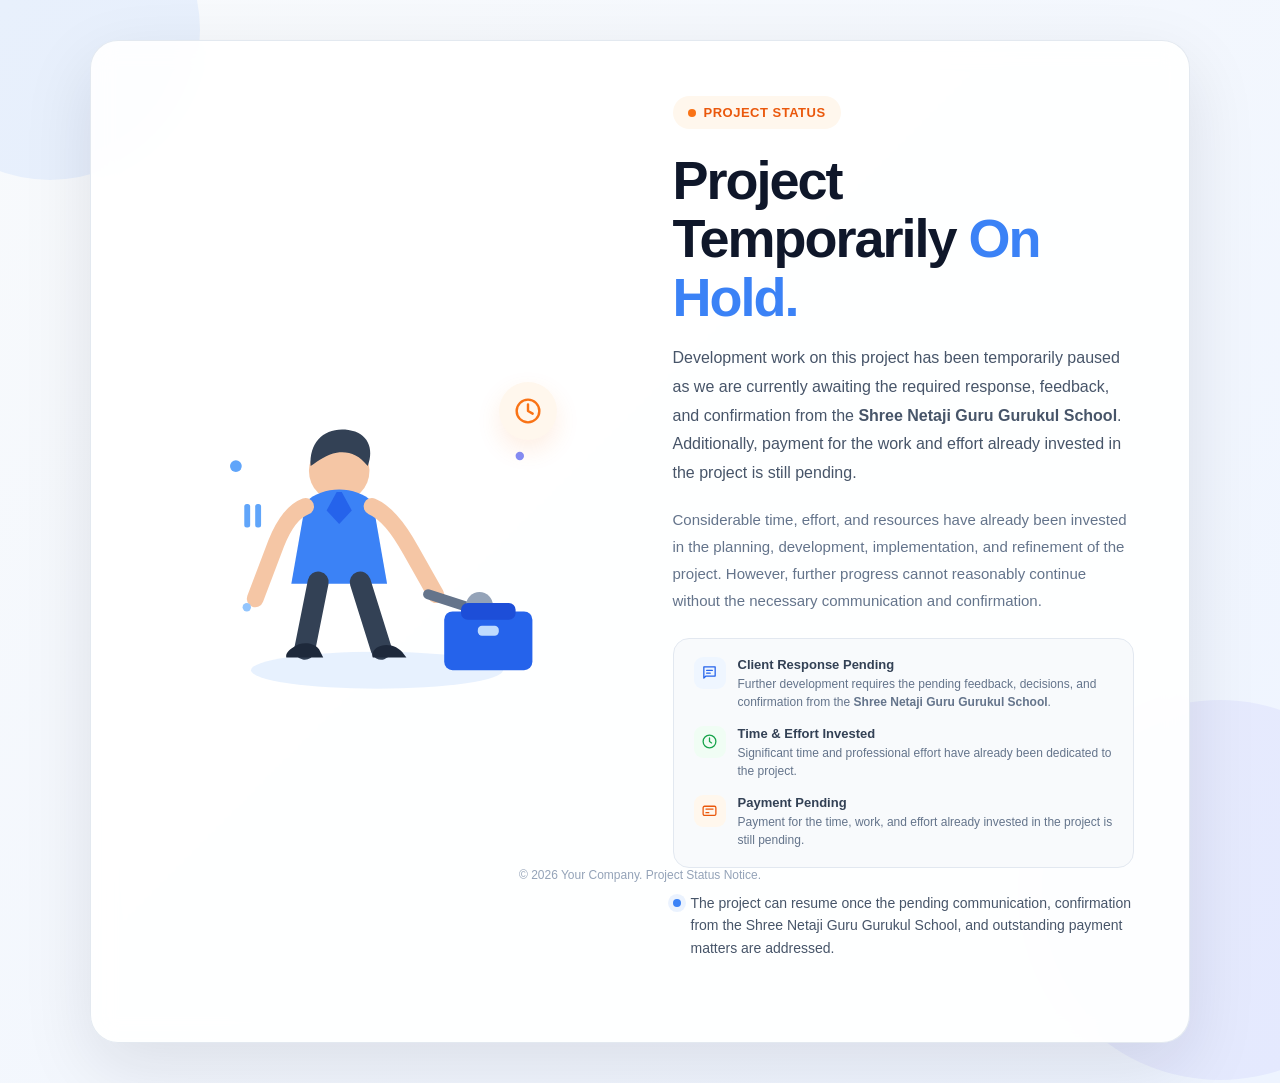
<file: index.html>
<!DOCTYPE html>
<html lang="en">
<head>
  <meta charset="UTF-8" />
  <meta name="viewport" content="width=device-width, initial-scale=1.0" />
  <title>Project Temporarily On Hold</title>
</head>

<body style="
  margin: 0;
  padding: 0;
  min-height: 100vh;
  font-family: Arial, Helvetica, sans-serif;
  background: linear-gradient(135deg, #f8fafc 0%, #eef4ff 100%);
  color: #172033;
  overflow-x: hidden;
">

  <!-- Background Decorative Elements -->
  <div style="
    position: fixed;
    width: 300px;
    height: 300px;
    border-radius: 50%;
    background: rgba(59, 130, 246, 0.08);
    top: -120px;
    left: -100px;
    z-index: 0;
  "></div>

  <div style="
    position: fixed;
    width: 380px;
    height: 380px;
    border-radius: 50%;
    background: rgba(99, 102, 241, 0.07);
    bottom: -180px;
    right: -130px;
    z-index: 0;
  "></div>


  <!-- Main Wrapper -->
  <main style="
    min-height: 100vh;
    display: flex;
    align-items: center;
    justify-content: center;
    padding: 40px 20px;
    box-sizing: border-box;
    position: relative;
    z-index: 1;
  ">

    <!-- Main Card -->
    <section style="
      width: 100%;
      max-width: 1100px;
      background: rgba(255, 255, 255, 0.92);
      border: 1px solid rgba(226, 232, 240, 0.95);
      border-radius: 28px;
      box-shadow: 0 25px 70px rgba(15, 23, 42, 0.10);
      padding: 55px;
      box-sizing: border-box;
      display: flex;
      align-items: center;
      gap: 65px;
      backdrop-filter: blur(12px);
      -webkit-backdrop-filter: blur(12px);
    ">


      <!-- ========================= -->
      <!-- ILLUSTRATION -->
      <!-- ========================= -->

      <div style="
        flex: 1;
        min-width: 0;
        display: flex;
        align-items: center;
        justify-content: center;
      ">

        <div id="illustrationBox" style="
          width: 100%;
          max-width: 420px;
          position: relative;
          animation: float 4s ease-in-out infinite;
        ">

          <!-- Floating Status Circle -->
          <div style="
            position: absolute;
            top: 10px;
            right: 30px;
            width: 58px;
            height: 58px;
            border-radius: 50%;
            background: #fff7ed;
            display: flex;
            align-items: center;
            justify-content: center;
            box-shadow: 0 10px 25px rgba(249, 115, 22, 0.12);
            animation: rotateGear 10s linear infinite;
            z-index: 2;
          ">

            <svg
              width="32"
              height="32"
              viewBox="0 0 24 24"
              fill="none"
            >
              <circle
                cx="12"
                cy="12"
                r="8.5"
                stroke="#f97316"
                stroke-width="1.8"
              />

              <path
                d="M12 7V12L15.5 14"
                stroke="#f97316"
                stroke-width="1.8"
                stroke-linecap="round"
                stroke-linejoin="round"
              />
            </svg>

          </div>


          <!-- Main SVG Illustration -->

          <svg
            viewBox="0 0 500 400"
            width="100%"
            height="auto"
            xmlns="http://www.w3.org/2000/svg"
          >

            <!-- Ground Shadow -->
            <ellipse
              cx="250"
              cy="355"
              rx="150"
              ry="22"
              fill="#dbeafe"
              opacity="0.65"
            />


            <!-- Person Head -->
            <circle
              cx="205"
              cy="118"
              r="36"
              fill="#f5c6a5"
            />


            <!-- Hair -->
            <path
              d="M171 112C169 82 189 65 216 69C239 72 247 91 239 112C228 98 216 94 202 96C190 98 181 105 171 112Z"
              fill="#334155"
            />


            <!-- Body -->
            <path
              d="M165 155C175 145 190 140 205 140C220 140 235 145 245 155L262 252H148L165 155Z"
              fill="#3B82F6"
            />


            <!-- Shirt Detail -->
            <path
              d="M202 143L190 165L205 181L220 165L208 143"
              fill="#2563EB"
            />


            <!-- Left Arm -->
            <path
              d="M165 160C149 166 138 184 130 204L105 270"
              stroke="#f5c6a5"
              stroke-width="20"
              stroke-linecap="round"
              fill="none"
            />


            <!-- Right Arm -->
            <path
              d="M244 160C263 168 278 190 290 212L320 265"
              stroke="#f5c6a5"
              stroke-width="20"
              stroke-linecap="round"
              fill="none"
            />


            <!-- Tool -->
            <rect
              x="307"
              y="257"
              width="72"
              height="12"
              rx="6"
              fill="#64748B"
              transform="rotate(18 307 257)"
            />

            <circle
              cx="372"
              cy="278"
              r="16"
              fill="#94A3B8"
            />


            <!-- Legs -->
            <path
              d="M180 250L164 330"
              stroke="#334155"
              stroke-width="25"
              stroke-linecap="round"
            />

            <path
              d="M230 250L255 330"
              stroke="#334155"
              stroke-width="25"
              stroke-linecap="round"
            />


            <!-- Shoes -->
            <path
              d="M150 328C158 321 174 321 181 330L186 340H142C141 335 145 331 150 328Z"
              fill="#1E293B"
            />

            <path
              d="M250 328C259 322 275 325 282 336L285 340H245C243 335 246 331 250 328Z"
              fill="#1E293B"
            />


            <!-- Toolbox -->
            <rect
              x="330"
              y="285"
              width="105"
              height="70"
              rx="10"
              fill="#2563EB"
            />

            <rect
              x="350"
              y="275"
              width="65"
              height="20"
              rx="8"
              fill="#1D4ED8"
            />

            <rect
              x="370"
              y="302"
              width="25"
              height="12"
              rx="5"
              fill="#BFDBFE"
            />


            <!-- Small Decorative Elements -->
            <circle
              cx="82"
              cy="112"
              r="7"
              fill="#60A5FA"
            />

            <circle
              cx="420"
              cy="100"
              r="5"
              fill="#818CF8"
            />

            <circle
              cx="95"
              cy="280"
              r="5"
              fill="#93C5FD"
            />


            <!-- Pause Symbol -->
            <rect
              x="92"
              y="157"
              width="7"
              height="28"
              rx="3"
              fill="#60A5FA"
            />

            <rect
              x="105"
              y="157"
              width="7"
              height="28"
              rx="3"
              fill="#60A5FA"
            />

          </svg>

        </div>

      </div>


      <!-- ========================= -->
      <!-- INFORMATION CONTENT -->
      <!-- ========================= -->

      <div style="
        flex: 1;
        min-width: 0;
        text-align: left;
      ">


        <!-- Status Badge -->

        <div style="
          display: inline-flex;
          align-items: center;
          gap: 8px;
          background: #fff7ed;
          color: #ea580c;
          padding: 9px 15px;
          border-radius: 30px;
          font-size: 13px;
          font-weight: 700;
          letter-spacing: 0.5px;
          margin-bottom: 22px;
        ">

          <span style="
            width: 8px;
            height: 8px;
            border-radius: 50%;
            background: #f97316;
            animation: pulseOrange 1.5s infinite;
          "></span>

          PROJECT STATUS

        </div>


        <!-- Heading -->

        <h1 style="
          margin: 0 0 18px 0;
          font-size: clamp(34px, 4.5vw, 54px);
          line-height: 1.08;
          letter-spacing: -2px;
          color: #0f172a;
          font-weight: 800;
        ">

          Project Temporarily
          <span style="color: #3b82f6;">
            On Hold.
          </span>

        </h1>


        <!-- Main Information -->

        <p style="
          margin: 0 0 18px 0;
          max-width: 540px;
          color: #475569;
          font-size: 16px;
          line-height: 1.8;
        ">

          Development work on this project has been temporarily paused as
          we are currently awaiting the required response, feedback, and
          confirmation from the <b>Shree Netaji Guru Gurukul School</b>. Additionally, payment for the work and effort already invested in the project is still pending.

        </p>


        <p style="
          margin: 0 0 24px 0;
          max-width: 540px;
          color: #64748b;
          font-size: 15px;
          line-height: 1.8;
        ">

          Considerable time, effort, and resources have already been
          invested in the planning, development, implementation, and
          refinement of the project. However, further progress cannot
          reasonably continue without the necessary communication and
          confirmation.

        </p>


        <!-- Information Box -->

        <div style="
          width: 100%;
          max-width: 520px;
          box-sizing: border-box;
          background: #f8fafc;
          border: 1px solid #e2e8f0;
          border-radius: 16px;
          padding: 18px 20px;
          margin-bottom: 24px;
        ">

          <!-- Item 1 -->

          <div style="
            display: flex;
            align-items: flex-start;
            gap: 12px;
            margin-bottom: 15px;
          ">

            <div style="
              min-width: 32px;
              width: 32px;
              height: 32px;
              border-radius: 9px;
              background: #eff6ff;
              display: flex;
              align-items: center;
              justify-content: center;
            ">

              <svg
                width="17"
                height="17"
                viewBox="0 0 24 24"
                fill="none"
              >
                <path
                  d="M4 4H20V17H7L4 20V4Z"
                  stroke="#2563EB"
                  stroke-width="1.8"
                  stroke-linejoin="round"
                />

                <path
                  d="M8 9H16M8 13H13"
                  stroke="#2563EB"
                  stroke-width="1.8"
                  stroke-linecap="round"
                />
              </svg>

            </div>

            <div>

              <div style="
                font-size: 13px;
                font-weight: 700;
                color: #334155;
                margin-bottom: 3px;
              ">
                Client Response Pending
              </div>

              <div style="
                font-size: 12px;
                color: #64748b;
                line-height: 1.5;
              ">
                Further development requires the pending feedback,
                decisions, and confirmation from the <b>Shree Netaji Guru Gurukul School</b>.
              </div>

            </div>

          </div>


          <!-- Item 2 -->

          <div style="
            display: flex;
            align-items: flex-start;
            gap: 12px;
            margin-bottom: 15px;
          ">

            <div style="
              min-width: 32px;
              width: 32px;
              height: 32px;
              border-radius: 9px;
              background: #f0fdf4;
              display: flex;
              align-items: center;
              justify-content: center;
            ">

              <svg
                width="17"
                height="17"
                viewBox="0 0 24 24"
                fill="none"
              >

                <circle
                  cx="12"
                  cy="12"
                  r="9"
                  stroke="#16A34A"
                  stroke-width="1.8"
                />

                <path
                  d="M12 7V12L15 14"
                  stroke="#16A34A"
                  stroke-width="1.8"
                  stroke-linecap="round"
                  stroke-linejoin="round"
                />

              </svg>

            </div>

            <div>

              <div style="
                font-size: 13px;
                font-weight: 700;
                color: #334155;
                margin-bottom: 3px;
              ">
                Time & Effort Invested
              </div>

              <div style="
                font-size: 12px;
                color: #64748b;
                line-height: 1.5;
              ">
                Significant time and professional effort have already been
                dedicated to the project.
              </div>

            </div>

          </div>


          <!-- Item 3 -->

          <div style="
            display: flex;
            align-items: flex-start;
            gap: 12px;
          ">

            <div style="
              min-width: 32px;
              width: 32px;
              height: 32px;
              border-radius: 9px;
              background: #fff7ed;
              display: flex;
              align-items: center;
              justify-content: center;
            ">

              <svg
                width="17"
                height="17"
                viewBox="0 0 24 24"
                fill="none"
              >

                <rect
                  x="3"
                  y="6"
                  width="18"
                  height="13"
                  rx="2"
                  stroke="#EA580C"
                  stroke-width="1.8"
                />

                <path
                  d="M7 10H17"
                  stroke="#EA580C"
                  stroke-width="1.8"
                  stroke-linecap="round"
                />

                <path
                  d="M7 15H11"
                  stroke="#EA580C"
                  stroke-width="1.8"
                  stroke-linecap="round"
                />

              </svg>

            </div>

            <div>

              <div style="
                font-size: 13px;
                font-weight: 700;
                color: #334155;
                margin-bottom: 3px;
              ">
                Payment Pending
              </div>

              <div style="
                font-size: 12px;
                color: #64748b;
                line-height: 1.5;
              ">
                Payment for the time, work, and effort already invested
                in the project is still pending.
              </div>

            </div>

          </div>

        </div>


        <!-- Closing Message -->

        <div style="
          display: flex;
          align-items: flex-start;
          gap: 10px;
          color: #475569;
          font-size: 14px;
          line-height: 1.6;
          margin-bottom: 28px;
          max-width: 520px;
        ">

          <span style="
            min-width: 8px;
            width: 8px;
            height: 8px;
            border-radius: 50%;
            background: #3b82f6;
            margin-top: 7px;
            box-shadow: 0 0 0 5px rgba(59,130,246,0.10);
          "></span>

          <span>
            The project can resume once the pending communication,
            confirmation from the Shree Netaji Guru Gurukul School, and outstanding payment matters are addressed.
          </span>

        </div>


        <!-- Contact Button -->

        <!-- <a
          href="mailto:info@example.com"
          style="
            display: inline-flex;
            align-items: center;
            gap: 9px;
            text-decoration: none;
            background: #0f172a;
            color: #ffffff;
            padding: 14px 22px;
            border-radius: 12px;
            font-size: 14px;
            font-weight: 700;
            box-shadow: 0 10px 25px rgba(15, 23, 42, 0.15);
            transition: all 0.3s ease;
          "
          onmouseover="
            this.style.background='#2563eb';
            this.style.transform='translateY(-2px)';
            this.style.boxShadow='0 14px 30px rgba(37,99,235,0.22)';
          "
          onmouseout="
            this.style.background='#0f172a';
            this.style.transform='translateY(0)';
            this.style.boxShadow='0 10px 25px rgba(15,23,42,0.15)';
          "
        >

          Discuss Project

          <svg
            width="17"
            height="17"
            viewBox="0 0 24 24"
            fill="none"
          >

            <path
              d="M5 12H19M13 6L19 12L13 18"
              stroke="currentColor"
              stroke-width="2"
              stroke-linecap="round"
              stroke-linejoin="round"
            />

          </svg>

        </a> -->

      </div>

    </section>

  </main>


  <!-- Footer -->

  <footer style="
    position: fixed;
    bottom: 18px;
    left: 0;
    width: 100%;
    text-align: center;
    color: #94a3b8;
    font-size: 12px;
    z-index: 2;
  ">

    © <span id="year"></span> Your Company. Project Status Notice.

  </footer>


  <!-- Inline CSS Animations -->

  <style>

    @keyframes float {

      0%, 100% {
        transform: translateY(0);
      }

      50% {
        transform: translateY(-10px);
      }

    }


    @keyframes rotateGear {

      from {
        transform: rotate(0deg);
      }

      to {
        transform: rotate(360deg);
      }

    }


    @keyframes pulseOrange {

      0% {
        box-shadow: 0 0 0 0 rgba(249, 115, 22, 0.40);
      }

      70% {
        box-shadow: 0 0 0 7px rgba(249, 115, 22, 0);
      }

      100% {
        box-shadow: 0 0 0 0 rgba(249, 115, 22, 0);
      }

    }


    @media (max-width: 850px) {

      main {
        padding: 25px 15px !important;
      }

      main section {
        flex-direction: column !important;
        padding: 35px 25px !important;
        gap: 20px !important;
        text-align: center !important;
      }

      main section > div:last-child {
        text-align: center !important;
      }

      main section > div:last-child p {
        margin-left: auto !important;
        margin-right: auto !important;
      }

      main section > div:last-child > div {
        margin-left: auto !important;
        margin-right: auto !important;
        text-align: left !important;
      }

      main section > div:last-child > div:first-child {
        text-align: center !important;
      }

      main section > div:last-child > a {
        margin-top: 0 !important;
      }

      #illustrationBox {
        max-width: 330px !important;
      }

    }


    @media (max-width: 480px) {

      main {
        padding: 15px !important;
      }

      main section {
        border-radius: 22px !important;
        padding: 28px 18px !important;
      }

      h1 {
        font-size: 36px !important;
        letter-spacing: -1.5px !important;
      }

      main section > div:last-child p {
        font-size: 14px !important;
      }

      footer {
        position: static !important;
        padding: 0 0 15px 0 !important;
      }

    }

  </style>


  <!-- Inline JavaScript -->

  <script>

    // Current Year

    document.getElementById("year").textContent =
      new Date().getFullYear();


    // Subtle Parallax Effect

    const illustration =
      document.getElementById("illustrationBox");


    document.addEventListener("mousemove", function(event) {

      if (window.innerWidth <= 850) {
        return;
      }

      const x =
        (window.innerWidth / 2 - event.clientX) / 120;

      const y =
        (window.innerHeight / 2 - event.clientY) / 120;


      illustration.style.transform =
        "translate(" + x + "px, " + y + "px)";

    });


    document.addEventListener("mouseleave", function() {

      illustration.style.transform = "";

    });

  </script>

</body>
</html>
</file>
